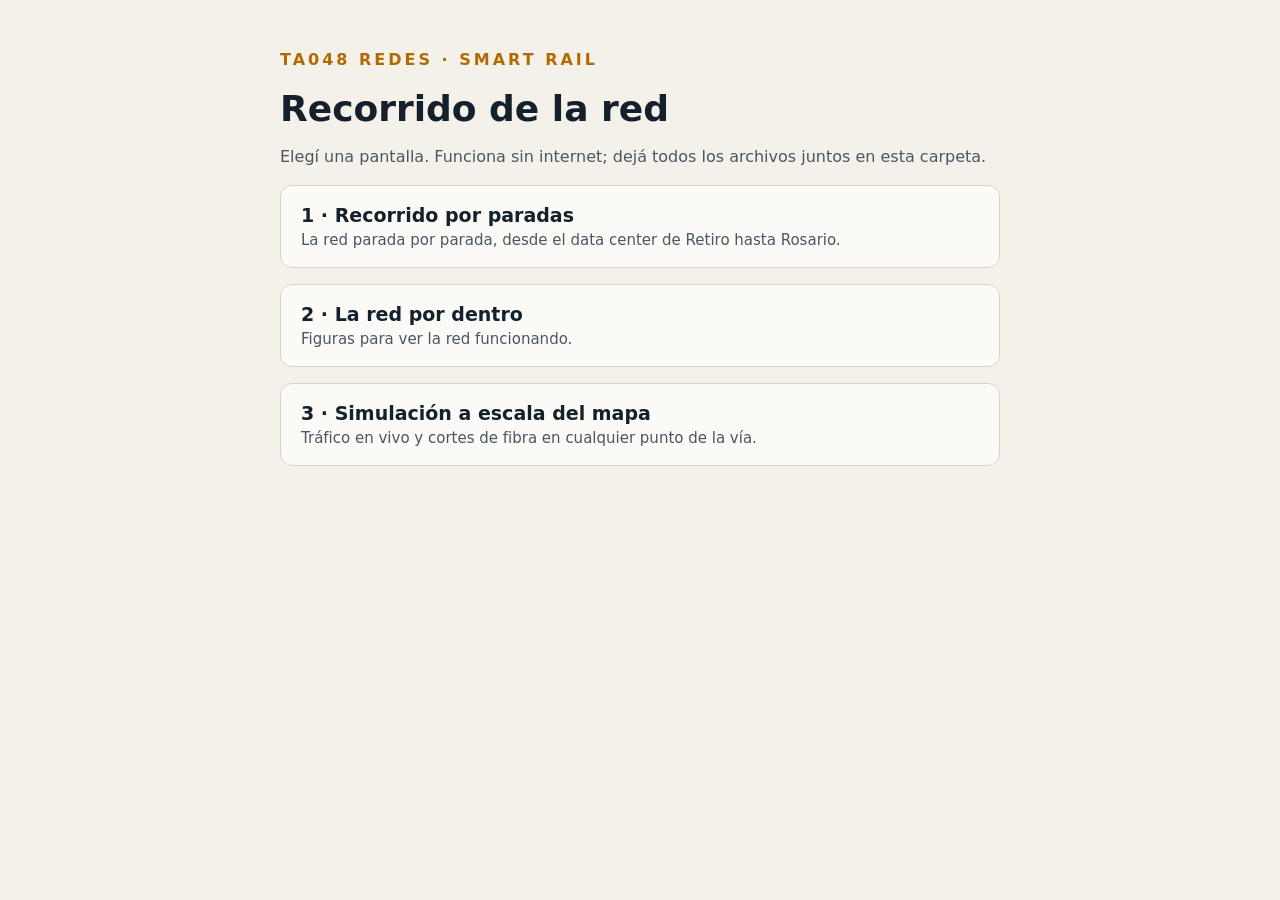
<file: site/ABRIR-AQUI.html>
<!doctype html>
<html lang="es">
<head>
<meta charset="utf-8">
<meta name="viewport" content="width=device-width, initial-scale=1">
<title>Smart Rail · Inicio</title>
<style>
:root{--bg:#F4F1EA;--ink:#14202B;--muted:#4A5661;--card:#FBFAF6;--line:#D9D3C4;--accent:#B26A00}
@media (prefers-color-scheme: dark){:root{--bg:#0F1F2E;--ink:#F4F1EA;--muted:#B9C5CF;--card:#16293A;--line:#2A3B4B;--accent:#E8A33D}}
body{margin:0;background:var(--bg);color:var(--ink);font-family:system-ui,Arial,sans-serif}
main{max-width:720px;margin:0 auto;padding:48px 16px;display:flex;flex-direction:column;gap:16px}
h1{margin:0;font-size:36px}
p{margin:0;color:var(--muted);line-height:1.5}
a{display:block;background:var(--card);border:1px solid var(--line);border-radius:12px;padding:18px 20px;color:var(--ink);text-decoration:none}
a:hover{border-color:var(--accent)}
a strong{display:block;font-size:19px;margin-bottom:4px}
a span{color:var(--muted);font-size:15px}
</style>
</head>
<body>
<main>
<p style="letter-spacing:3px;text-transform:uppercase;color:var(--accent);font-weight:600">TA048 Redes · Smart Rail</p>
<h1>Recorrido de la red</h1>
<p>Elegí una pantalla. Funciona sin internet; dejá todos los archivos juntos en esta carpeta.</p>
<a href="SmartRail-1-Recorrido.html"><strong>1 · Recorrido por paradas</strong><span>La red parada por parada, desde el data center de Retiro hasta Rosario.</span></a>
<a href="SmartRail-2-La-red-por-dentro.html"><strong>2 · La red por dentro</strong><span>Figuras para ver la red funcionando.</span></a>
<a href="SmartRail-3-Simulacion.html"><strong>3 · Simulación a escala del mapa</strong><span>Tráfico en vivo y cortes de fibra en cualquier punto de la vía.</span></a>
</main>
</body>
</html>
</file>
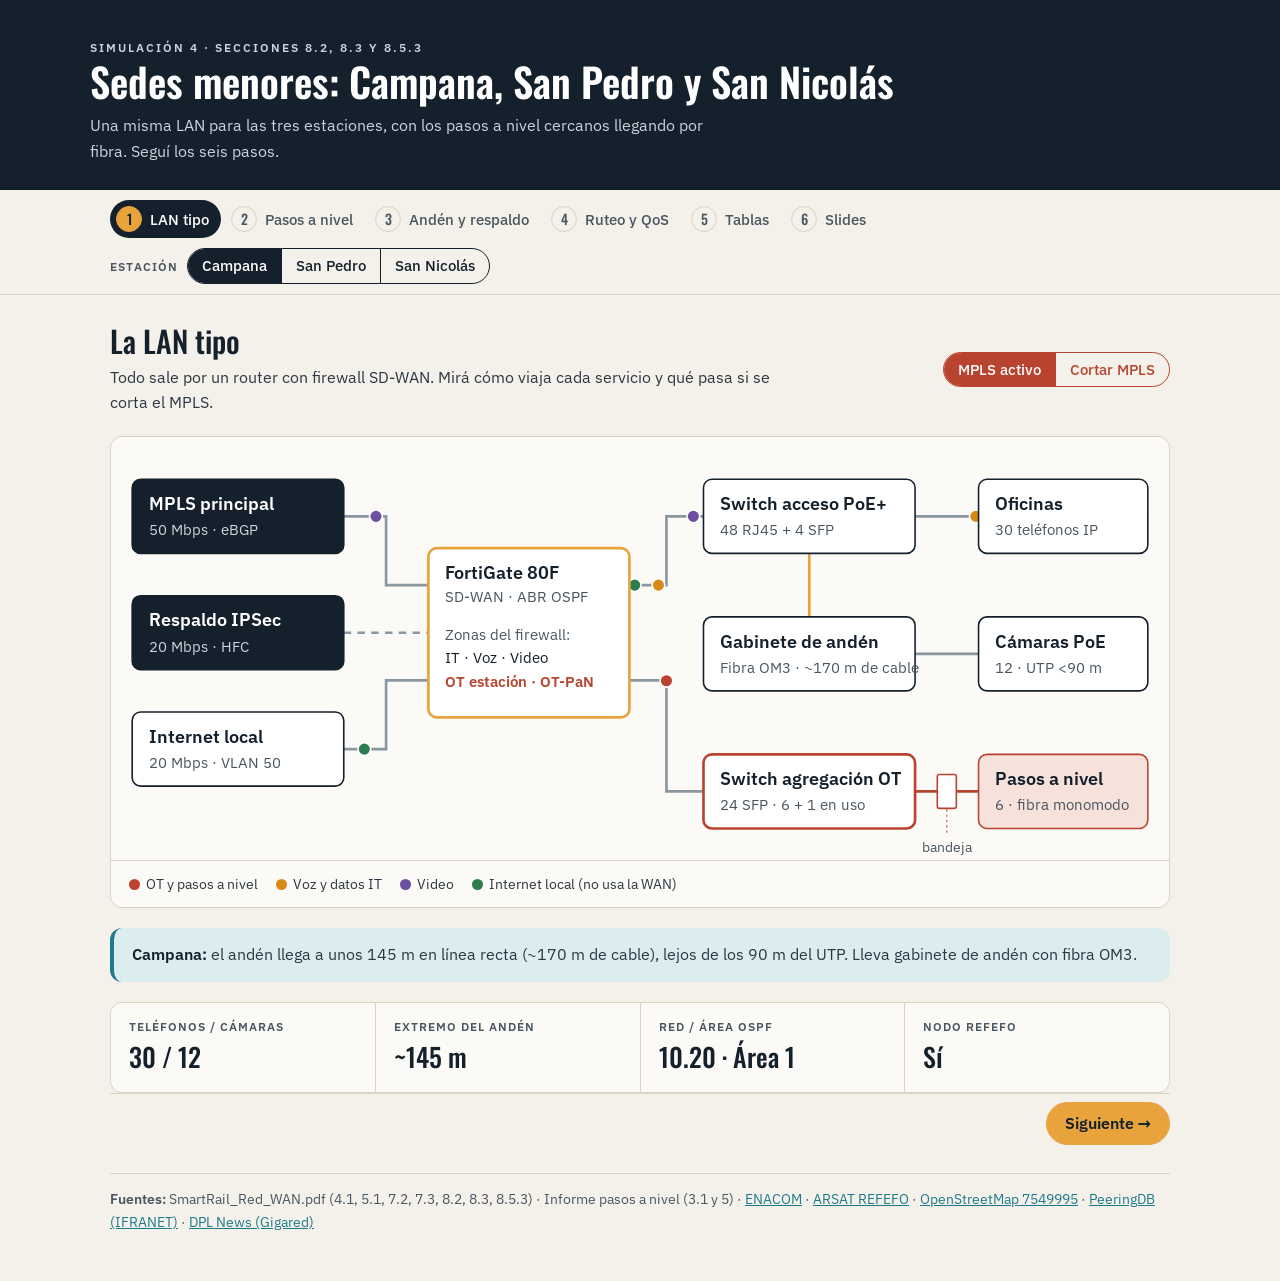
<file: site/SmartRail-4-Sedes-Menores.html>
<!doctype html>
<html lang="es">
<head>
  <meta charset="utf-8">
  <meta name="viewport" content="width=device-width, initial-scale=1">
  <title>Smart Rail · Sedes menores</title>
  <link rel="stylesheet" href="assets/fonts.css">
  <style>
    :root {
      --navy: #14202B;
      --navy-3: #22313E;
      --paper: #F4F1EA;
      --card: #FBFAF6;
      --soft: #ECE7DA;
      --line: #D9D3C4;
      --ink: #14202B;
      --ink-2: #2C3843;
      --muted: #4A5661;
      --amber: #E8A33D;
      --amber-ink: #8F5400;
      --amber-soft: #FBEBD0;
      --teal: #1F7A8C;
      --teal-soft: #DCEDF0;
      --green: #2E7D4F;
      --green-soft: #DFF0E5;
      --red: #B8442F;
      --red-soft: #F7E1DB;
      /* colores de servicio: mismos que la simulación 2 */
      --c-ot: #B8442F;
      --c-voz: #D98A16;
      --c-video: #6B4FA0;
      --c-datos: #1F7A8C;
      --c-inet: #2E7D4F;
      --sans: "IBM Plex Sans", "Segoe UI", system-ui, sans-serif;
      --display: "Oswald", "Arial Narrow", Arial, sans-serif;
      --mono: ui-monospace, "Cascadia Code", Consolas, monospace;
    }
    * { box-sizing: border-box; }
    html { overflow-x: clip; }
    body { margin: 0; background: var(--paper); color: var(--ink); font: 16px/1.6 var(--sans); }
    h1, h2, h3 { font-family: var(--display); font-weight: 500; line-height: 1.2; margin: 0; }
    code { font-family: var(--mono); font-size: 0.86em; background: var(--soft); padding: 1px 5px; border-radius: 4px; white-space: nowrap; }
    button { font: inherit; }
    :focus-visible { outline: 2px solid var(--amber); outline-offset: 2px; }

    .band { background: var(--navy); color: var(--paper); padding: 30px 20px 26px; }
    .band-inner, .wrap { max-width: 1100px; margin: 0 auto; }
    .eyebrow { margin: 0 0 8px; font-size: 12px; letter-spacing: 2px; text-transform: uppercase; color: var(--amber); font-weight: 600; }
    .band h1 { font-size: clamp(28px, 4vw, 40px); font-weight: 600; color: #fff; }
    .band p { margin: 8px 0 0; color: #C9D3DC; max-width: 64ch; }

    /* barra de pasos + selector de estación */
    .toolbar { position: sticky; top: 0; z-index: 5; background: var(--paper); border-bottom: 1px solid var(--line); }
    .toolbar .wrap { padding: 10px 20px; display: flex; flex-wrap: wrap; align-items: center; justify-content: space-between; gap: 10px 20px; }
    .steps { display: flex; gap: 4px; overflow-x: auto; scrollbar-width: none; }
    .steps::-webkit-scrollbar { display: none; }
    .step-pill {
      display: flex; align-items: center; gap: 8px; white-space: nowrap;
      padding: 6px 12px 6px 6px; border-radius: 999px; border: 0; background: transparent;
      color: var(--muted); font-size: 14.5px; font-weight: 500; cursor: pointer;
    }
    .step-pill .n {
      width: 26px; height: 26px; border-radius: 50%; display: grid; place-items: center;
      border: 1.5px solid var(--line); font-family: var(--display); font-size: 14px;
    }
    .step-pill:hover { color: var(--ink); }
    .step-pill.active { background: var(--navy); color: #fff; }
    .step-pill.active .n { background: var(--amber); border-color: var(--amber); color: var(--navy); }
    .step-pill.done .n { border-color: var(--navy); color: var(--navy); }

    .seg { display: inline-flex; border: 1.5px solid var(--navy); border-radius: 999px; overflow: hidden; }
    .seg button { border: 0; background: transparent; padding: 5px 14px; font-size: 14.5px; font-weight: 500; color: var(--navy); cursor: pointer; }
    .seg button + button { border-left: 1.5px solid var(--navy); }
    .seg button.active { background: var(--navy); color: #fff; }
    .seg.danger { border-color: var(--red); }
    .seg.danger button { color: var(--red); }
    .seg.danger button + button { border-left-color: var(--red); }
    .seg.danger button.active { background: var(--red); color: #fff; }
    .seg-label { font-size: 12px; letter-spacing: 1.2px; text-transform: uppercase; color: var(--muted); margin-right: 8px; font-weight: 600; }

    main.wrap { padding: 28px 20px 48px; }
    .step { display: none; flex-direction: column; gap: 20px; }
    .step.active { display: flex; }
    .step-head h2 { font-size: 30px; }
    .step-head p { margin: 6px 0 0; color: var(--ink-2); max-width: 70ch; }

    .card { background: var(--card); border: 1px solid var(--line); border-radius: 12px; padding: 20px 22px; display: flex; flex-direction: column; gap: 10px; min-width: 0; }
    .card h3 { font-size: 21px; }
    .card p { margin: 0; color: var(--ink-2); }
    .grid-2 { display: grid; grid-template-columns: repeat(auto-fit, minmax(min(100%, 380px), 1fr)); gap: 16px; }
    .row { display: flex; flex-wrap: wrap; align-items: center; justify-content: space-between; gap: 10px; }

    /* diagrama */
    .diagram { background: var(--card); border: 1px solid var(--line); border-radius: 12px; overflow-x: auto; }
    .diagram svg { display: block; width: 100%; min-width: 720px; height: auto; }
    .diagram .bx { fill: #fff; stroke: var(--navy); stroke-width: 1.5; }
    .diagram .bx.dark { fill: var(--navy); }
    .diagram .t { font: 600 17px var(--sans); fill: var(--ink); }
    .diagram .s { font: 400 14px var(--sans); fill: var(--muted); }
    .diagram .dark-t { fill: #fff; }
    .diagram .dark-s { fill: #C9D3DC; }
    .diagram .wire { fill: none; stroke: #8A96A0; stroke-width: 2.5; }
    .diagram .dim { opacity: 0.35; }
    .diagram .pkt { stroke: #fff; stroke-width: 1.5; }
    .legend { display: flex; flex-wrap: wrap; gap: 6px 18px; padding: 12px 18px; border-top: 1px solid var(--line); font-size: 14px; color: var(--ink-2); }
    .legend i { display: inline-block; width: 11px; height: 11px; border-radius: 50%; margin-right: 6px; vertical-align: -1px; }

    .facts { display: grid; grid-template-columns: repeat(auto-fit, minmax(min(100%, 190px), 1fr)); gap: 1px; background: var(--line); border: 1px solid var(--line); border-radius: 12px; overflow: hidden; }
    .fact { background: var(--card); padding: 14px 18px; }
    .fact .k { font-size: 12px; letter-spacing: 1px; text-transform: uppercase; color: var(--muted); font-weight: 600; }
    .fact .v { font-family: var(--display); font-size: 26px; font-weight: 500; font-variant-numeric: tabular-nums; }
    .fact .d { font-size: 14px; color: var(--muted); }

    .note { padding: 14px 18px; border-radius: 12px; background: var(--teal-soft); border-left: 4px solid var(--teal); color: var(--ink-2); }
    .note.warn { background: var(--red-soft); border-left-color: var(--red); }
    .note.ok { background: var(--green-soft); border-left-color: var(--green); }
    .note strong { color: var(--ink); }

    /* decisiones de pasos a nivel */
    .q { font-size: 13px; letter-spacing: 1px; text-transform: uppercase; color: var(--amber-ink); font-weight: 600; }
    .verdict { display: inline-block; align-self: flex-start; padding: 2px 10px; border-radius: 999px; font-size: 13.5px; font-weight: 600; }
    .verdict.ok { background: var(--green-soft); color: var(--green); }
    .verdict.add { background: var(--amber-soft); color: var(--amber-ink); }
    .meter { height: 14px; border-radius: 999px; background: var(--soft); overflow: hidden; position: relative; }
    .meter > span { display: block; height: 100%; border-radius: 999px; transition: width 0.4s ease; }
    .meter-lbl { display: flex; justify-content: space-between; font-size: 14px; color: var(--muted); }
    ul.list { margin: 0; padding-left: 18px; color: var(--ink-2); display: flex; flex-direction: column; gap: 4px; }
    ul.list li::marker { color: var(--amber-ink); }

    /* distancias de andén */
    .dist { display: flex; flex-direction: column; gap: 6px; }
    .dist-lbl { display: flex; justify-content: space-between; gap: 10px; flex-wrap: wrap; font-size: 15px; }
    .dist-track { position: relative; height: 14px; border-radius: 999px; background: var(--soft); }
    .dist-bar { height: 100%; border-radius: 999px; }
    .dist-limit { position: absolute; top: -4px; bottom: -4px; left: 56.25%; width: 2px; background: var(--navy); }
    .slide table { font-size: 13.5px; }
    .slide th { background: var(--navy-3); color: #fff; }
    .slide th, .slide td { border-top-color: var(--navy-3); color: #E3E8EC; padding: 6px 10px; }
    h4 { font-family: var(--display); font-weight: 500; font-size: 18px; margin: 18px 0 8px; }

    /* QoS */
    .qos { display: flex; flex-direction: column; gap: 14px; }
    .qos-top { display: flex; justify-content: space-between; gap: 10px; font-size: 15px; }
    .qos-top b { font-weight: 600; }

    /* tablas */
    .table-wrap { overflow-x: auto; border: 1px solid var(--line); border-radius: 10px; background: #fff; }
    table { width: 100%; border-collapse: collapse; font-size: 15px; font-variant-numeric: tabular-nums; }
    th, td { padding: 10px 14px; border-top: 1px solid var(--line); text-align: left; vertical-align: top; }
    tr:first-child th { border-top: 0; }
    th { font-size: 12px; text-transform: uppercase; letter-spacing: 0.6px; color: var(--muted); background: var(--soft); white-space: nowrap; font-weight: 600; }
    .num { text-align: right; white-space: nowrap; }
    tr.hl td { background: var(--amber-soft); }
    .tab-panel { display: none; }
    .tab-panel.active { display: block; }

    /* slides */
    .slide { background: var(--navy); color: var(--paper); border-radius: 12px; padding: 26px 28px; display: flex; flex-direction: column; gap: 14px; }
    .slide .tag { font-size: 12px; letter-spacing: 1.6px; text-transform: uppercase; color: var(--amber); font-weight: 600; }
    .slide h3 { font-size: 26px; color: #fff; }
    .slide ul { margin: 0; padding-left: 18px; display: flex; flex-direction: column; gap: 10px; color: #E3E8EC; }
    .slide strong { color: #fff; }
    .slide code { background: var(--navy-3); color: #fff; }

    .pager { display: flex; justify-content: space-between; gap: 10px; padding-top: 8px; border-top: 1px solid var(--line); }
    .btn { padding: 8px 18px; border-radius: 999px; border: 1.5px solid var(--navy); background: transparent; color: var(--navy); font-weight: 600; cursor: pointer; }
    .btn:hover { background: var(--navy); color: #fff; }
    .btn.primary { background: var(--amber); border-color: var(--amber); color: var(--navy); }
    .btn.primary:hover { background: #F0B354; }
    .btn[hidden] { display: inline-block; visibility: hidden; }

    footer { font-size: 14px; color: var(--muted); border-top: 1px solid var(--line); padding-top: 14px; margin-top: 28px; }
    footer a { color: var(--teal); }

    @media (prefers-reduced-motion: reduce) { #pkts { display: none; } }
  </style>
</head>
<body>
  <header class="band">
    <div class="band-inner">
      <p class="eyebrow">Simulación 4 · Secciones 8.2, 8.3 y 8.5.3</p>
      <h1>Sedes menores: Campana, San Pedro y San Nicolás</h1>
      <p>Una misma LAN para las tres estaciones, con los pasos a nivel cercanos llegando por fibra. Seguí los seis pasos.</p>
    </div>
  </header>

  <div class="toolbar">
    <div class="wrap">
      <nav class="steps" aria-label="Pasos">
        <button class="step-pill active" data-step="1"><span class="n">1</span>LAN tipo</button>
        <button class="step-pill" data-step="2"><span class="n">2</span>Pasos a nivel</button>
        <button class="step-pill" data-step="3"><span class="n">3</span>Andén y respaldo</button>
        <button class="step-pill" data-step="4"><span class="n">4</span>Ruteo y QoS</button>
        <button class="step-pill" data-step="5"><span class="n">5</span>Tablas</button>
        <button class="step-pill" data-step="6"><span class="n">6</span>Slides</button>
      </nav>
      <div id="sedeBox"><span class="seg-label">Estación</span><span class="seg" id="sedeSeg">
        <button data-sede="campana" class="active">Campana</button><button data-sede="sanpedro">San Pedro</button><button data-sede="sannicolas">San Nicolás</button>
      </span></div>
    </div>
  </div>

  <main class="wrap">
    <!-- PASO 1 -->
    <section class="step active" id="step-1">
      <div class="step-head row">
        <div>
          <h2>La LAN tipo</h2>
          <p>Todo sale por un router con firewall SD-WAN. Mirá cómo viaja cada servicio y qué pasa si se corta el MPLS.</p>
        </div>
        <span class="seg danger" id="modeSeg"><button data-mode="normal" class="active">MPLS activo</button><button data-mode="failover">Cortar MPLS</button></span>
      </div>

      <div class="diagram">
        <svg viewBox="0 0 1000 400" role="img" aria-labelledby="dgTitle">
          <title id="dgTitle">Diagrama de la LAN de una sede menor</title>
          <!-- cables (debajo de todo) -->
          <path class="wire" id="wMpls" d="M220 75 H260 V140 H300"/>
          <path class="wire" id="wBk" d="M220 185 H300" stroke-dasharray="7 6"/>
          <path class="wire" d="M220 295 H260 V230 H300"/>
          <path class="wire" d="M490 140 H525 V75 H560"/>
          <path class="wire" d="M490 230 H525 V335 H560"/>
          <path class="wire" id="wOm3" d="M660 110 V170" style="stroke:var(--amber)"/>
          <path class="wire" d="M760 75 H820"/>
          <path class="wire" id="wCamCab" d="M760 205 H820"/>
          <path class="wire" id="wCamDirect" d="M820 205 H790 V95 H760" display="none"/>
          <path class="wire" d="M760 335 H820" style="stroke:var(--c-ot)"/>
          <!-- paquetes (los dibuja el script, quedan debajo de las cajas) -->
          <g id="pkts"></g>
          <!-- corte -->
          <g id="cutMark" display="none">
            <circle cx="260" cy="108" r="15" fill="var(--red)"/>
            <path d="M253 101 L267 115 M267 101 L253 115" stroke="#fff" stroke-width="3"/>
          </g>
          <!-- WAN -->
          <rect class="bx dark" x="20" y="40" width="200" height="70" rx="8"/>
          <text class="t dark-t" x="36" y="69">MPLS principal</text>
          <text class="s dark-s" x="36" y="93" id="tMpls">50 Mbps · eBGP</text>
          <rect class="bx dark" x="20" y="150" width="200" height="70" rx="8" id="bxBk"/>
          <text class="t dark-t" x="36" y="179" id="tBkT">Respaldo IPSec</text>
          <text class="s dark-s" x="36" y="203" id="tBkS">20 Mbps · HFC</text>
          <rect class="bx" x="20" y="260" width="200" height="70" rx="8"/>
          <text class="t" x="36" y="289">Internet local</text>
          <text class="s" x="36" y="313" id="tInet">20 Mbps · VLAN 50</text>
          <!-- router -->
          <rect class="bx" x="300" y="105" width="190" height="160" rx="8" style="stroke:var(--amber);stroke-width:2.5"/>
          <text class="t" x="316" y="134">FortiGate 80F</text>
          <text class="s" x="316" y="156">SD-WAN · ABR OSPF</text>
          <text class="s" x="316" y="192">Zonas del firewall:</text>
          <text class="s" x="316" y="214" style="fill:var(--ink)">IT · Voz · Video</text>
          <text class="s" x="316" y="236" style="fill:var(--c-ot);font-weight:600">OT estación · OT-PaN</text>
          <!-- switches -->
          <rect class="bx" x="560" y="40" width="200" height="70" rx="8"/>
          <text class="t" x="576" y="69">Switch acceso PoE+</text>
          <text class="s" x="576" y="93">48 RJ45 + 4 SFP</text>
          <g id="gCab">
            <rect class="bx" x="560" y="170" width="200" height="70" rx="8"/>
            <text class="t" x="576" y="199">Gabinete de andén</text>
            <text class="s" x="576" y="223" id="tCab">Fibra OM3 · andén &gt;100 m</text>
          </g>
          <rect class="bx" x="560" y="300" width="200" height="70" rx="8" style="stroke:var(--c-ot);stroke-width:2.5"/>
          <text class="t" x="576" y="329">Switch agregación OT</text>
          <text class="s" x="576" y="353" id="tSwOt">24 SFP · 6 + 1 en uso</text>
          <!-- extremos -->
          <rect class="bx" x="820" y="40" width="160" height="70" rx="8"/>
          <text class="t" x="836" y="69">Oficinas</text>
          <text class="s" x="836" y="93" id="tTel">30 teléfonos IP</text>
          <rect class="bx" x="820" y="170" width="160" height="70" rx="8"/>
          <text class="t" x="836" y="199">Cámaras PoE</text>
          <text class="s" x="836" y="223" id="tCam">12 · UTP &lt;90 m</text>
          <rect class="bx" x="820" y="300" width="160" height="70" rx="8" style="fill:var(--red-soft);stroke:var(--c-ot)"/>
          <text class="t" x="836" y="329">Pasos a nivel</text>
          <text class="s" x="836" y="353" id="tPan">6 · fibra monomodo</text>
          <!-- bandeja de fibra -->
          <rect x="781" y="319" width="18" height="32" rx="2" fill="#fff" stroke="var(--c-ot)" stroke-width="1.5"/>
          <text class="s" x="790" y="392" text-anchor="middle" style="font-size:13px">bandeja</text>
          <path d="M790 352 V376" stroke="var(--c-ot)" stroke-width="1" stroke-dasharray="2 3"/>
        </svg>
        <div class="legend">
          <span><i style="background:var(--c-ot)"></i>OT y pasos a nivel</span>
          <span><i style="background:var(--c-voz)"></i>Voz y datos IT</span>
          <span><i style="background:var(--c-video)"></i>Video</span>
          <span><i style="background:var(--c-inet)"></i>Internet local (no usa la WAN)</span>
        </div>
      </div>

      <div id="step1Note" class="note"></div>

      <div class="facts">
        <div class="fact"><div class="k">Teléfonos / cámaras</div><div class="v" id="fTelCam">30 / 12</div></div>
        <div class="fact"><div class="k">Extremo del andén</div><div class="v" id="fAnden">~145 m</div></div>
        <div class="fact"><div class="k">Red / área OSPF</div><div class="v" id="fRed">10.20 · Área 1</div></div>
        <div class="fact"><div class="k">Nodo REFEFO</div><div class="v" id="fRefefo">Sí</div></div>
      </div>
    </section>

    <!-- PASO 2: PASOS A NIVEL -->
    <section class="step" id="step-2">
      <div class="step-head">
        <h2>Pasos a nivel que llegan a la estación</h2>
        <p>De los 193 pasos a nivel, los que están a menos de 5 km de una estación llegan por fibra propia y suben al CCO por el MPLS de la sede. Los demás van por 5G o Internet fijo directo al CCO y no pasan por acá.</p>
      </div>

      <div class="facts">
        <div class="fact"><div class="k">Pasos a nivel</div><div class="v" id="pN">6</div><div class="d">a menos de 5 km</div></div>
        <div class="fact"><div class="k">Fibras</div><div class="v" id="pFib">12</div><div class="d">un par por paso a nivel</div></div>
        <div class="fact"><div class="k">Puertos SFP</div><div class="v" id="pSfp">7</div><div class="d">uno por paso a nivel + uplink</div></div>
        <div class="fact"><div class="k">Bloque IP</div><div class="v" id="pBlk">10.60.20.0/24</div><div class="d">un /28 por paso a nivel</div></div>
      </div>

      <div class="grid-2">
        <article class="card">
          <span class="q">1 · Enlace MPLS</span>
          <h3 id="bwTitle">50 Mbps alcanza</h3>
          <div class="meter-lbl"><span>Tráfico WAN con 30 % de margen</span><span id="bwVal">34,2 de 50 Mbps</span></div>
          <div class="meter"><span id="bwBar" style="width:68%;background:var(--teal)"></span></div>
          <p id="bwTxt"></p>
        </article>

        <article class="card">
          <span class="q">2 · Puertos de fibra</span>
          <h3>El switch de acceso no alcanza</h3>
          <span class="verdict add">Se suma switch de agregación OT y bandeja de fibra</span>
          <p>El switch de acceso tiene 4 puertos SFP. Uno va al router y otro al gabinete de andén, así que quedan 2 libres.</p>
          <ul class="list">
            <li><strong>Switch de agregación OT</strong> de 24 SFP, capa 3: <span id="swUse">6 + 1</span> puertos en uso.</li>
            <li><strong>Bandeja de fibra</strong> (ODF) de <span id="odf">24</span> fibras para terminar los pares que llegan de la vía.</li>
            <li>Módulos <strong>SFP 1000BASE-LX</strong> (monomodo, hasta 10 km): cubren los 5 km.</li>
          </ul>
        </article>

        <article class="card">
          <span class="q">3 · Direccionamiento</span>
          <h3>No choca con la LAN de la sede</h3>
          <span class="verdict ok">10.60.0.0/16 queda fuera de 10.S.V.0/24</span>
          <p>La sede usa <code id="sedeNet">10.20.0.0/16</code>. Los pasos a nivel cercanos toman el bloque <code id="panNet">10.60.20.0/24</code>, que tiene lugar para 16 subredes /28:</p>
          <div class="table-wrap">
            <table>
              <thead><tr><th>Subred</th><th>Uso</th></tr></thead>
              <tbody id="panRows"></tbody>
            </table>
          </div>
          <p><strong>VLAN:</strong> la 40 queda para el OT de la estación y la 41 para el tránsito al firewall. Cada puerto del switch OT es un puerto ruteado con su /28, así no hace falta una VLAN por paso a nivel (San Nicolás necesitaría 11 y en 41–49 solo hay 9).</p>
        </article>

        <article class="card">
          <span class="q">4 · Firewall de la estación</span>
          <h3>Zona OT-PaN aparte</h3>
          <span class="verdict ok">Se suma a la configuración</span>
          <div class="table-wrap">
            <table>
              <thead><tr><th>Desde OT-PaN hacia</th><th>Permitido</th></tr></thead>
              <tbody>
                <tr><td>SCADA del CCO <code>10.10.40.0/24</code></td><td>IEC 104 (TCP 2404), Modbus TCP (502), NTP</td></tr>
                <tr><td>VMS del CCO <code>10.10.30.0/24</code></td><td>Clips por evento que sube el gabinete (HTTPS, TCP 443) y video RTSP solo a pedido del CCO</td></tr>
                <tr><td>Gestión del CCO <code>10.10.99.0/24</code></td><td>SNMP y syslog</td></tr>
                <tr><td>IT, voz, resto del video e Internet</td><td>Bloqueado</td></tr>
                <tr><td>Otro paso a nivel</td><td>Bloqueado</td></tr>
              </tbody>
            </table>
          </div>
          <p>Telemetría y SCADA van en la cola OT. Los clips de evento van en la de video y no se cortan en el respaldo, para no perder alarmas.</p>
        </article>
      </div>
    </section>

    <!-- PASO 3 -->
    <section class="step" id="step-3">
      <div class="step-head">
        <h2>Andén y respaldo de San Pedro</h2>
        <p>El gabinete de andén y el respaldo de la única sede sin REFEFO.</p>
      </div>
      <div class="grid-2">
        <article class="card">
          <h3>Gabinete de andén en las tres sedes</h3>
          <p>El enlace permanente de UTP llega a 90 m (TIA-568). Las distancias del relevamiento son en línea recta; el cable real sigue bandejas y subidas y suma un 15–20 %. Las tres estaciones quedan afuera.</p>
          <div class="dist">
            <div class="dist-lbl"><strong>Campana · ~145 m (~170 m de cable)</strong><span style="color:var(--red)">Gabinete + OM3</span></div>
            <div class="dist-track"><div class="dist-bar" style="width:90%;background:var(--red)"></div><div class="dist-limit"></div></div>
          </div>
          <div class="dist">
            <div class="dist-lbl"><strong>San Nicolás · ~100 m (~120 m de cable)</strong><span style="color:var(--red)">Gabinete + OM3</span></div>
            <div class="dist-track"><div class="dist-bar" style="width:62.5%;background:var(--red)"></div><div class="dist-limit"></div></div>
          </div>
          <div class="dist">
            <div class="dist-lbl"><strong>San Pedro · ~95 m (~115 m de cable)</strong><span style="color:var(--red)">Gabinete + OM3</span></div>
            <div class="dist-track"><div class="dist-bar" style="width:59%;background:var(--red)"></div><div class="dist-limit"></div></div>
          </div>
          <p style="font-size:14px;color:var(--muted)">La raya vertical marca 90 m. Escala hasta 160 m.</p>
          <div class="note"><strong>Dos fibras en la misma LAN:</strong> multimodo OM3 (1000BASE-SX, hasta 550 m) del rack al gabinete de andén, y monomodo OS2 (1000BASE-LX, hasta 10 km) de los pasos a nivel al switch OT, como fija la 8.5.4.</div>
        </article>
        <article class="card">
          <h3>Respaldo de San Pedro: 4G/5G o radioenlace</h3>
          <p>San Pedro no tiene nodo REFEFO; los más cercanos están en Baradero (~21 km) y Ramallo (~38 km). El respaldo tiene que llevar los <strong>17 Mbps críticos</strong> (20 Mbps contratados, Tabla 5.1), casi todo de subida hacia el CCO.</p>
          <div class="table-wrap">
            <table>
              <thead><tr><th></th><th>4G/5G dual-SIM</th><th>Radio a Baradero</th></tr></thead>
              <tbody>
                <tr><td>Capacidad</td><td>Variable; 5–15 Mbps de subida por chip</td><td>100+ Mbps fijos</td></tr>
                <tr><td>Obra</td><td>Router y antena exterior</td><td>Torres de ~30 m en las dos puntas</td></tr>
                <tr><td>Costo</td><td>Bajo CAPEX, abono mensual por 2 chips</td><td>Alto CAPEX, casi sin abono</td></tr>
                <tr><td>Riesgo</td><td>Celda compartida con el público</td><td>Línea de vista; depende del acceso en Baradero</td></tr>
              </tbody>
            </table>
          </div>
          <div class="note warn"><strong>Recomendación:</strong> radioenlace a la estación Baradero, que sí tiene nodo REFEFO, como respaldo, porque es el único que garantiza los 20 Mbps. El 4G/5G dual-SIM se instala igual al inicio, mientras se hace la obra, y después queda como tercer camino y acceso de gestión.</div>
        </article>
      </div>
    </section>

    <!-- PASO 4 -->
    <section class="step" id="step-4">
      <div class="step-head">
        <h2>Ruteo y prioridades</h2>
        <p>La misma lógica en las tres sedes.</p>
      </div>
      <div class="grid-2">
        <article class="card">
          <h3>OSPF por áreas sobre túneles, BGP para el transporte</h3>
          <ul class="list">
            <li><strong>Área 0:</strong> la LAN del CCO y los túneles SD-WAN entre sedes (la WAN).</li>
            <li><strong>Áreas 1 a 4:</strong> Campana, San Pedro, San Nicolás y Rosario (5 para Talleres). El FortiGate de cada sede es <strong>ABR</strong> y resume <code>10.S.0.0/16</code> y <code>10.60.S.0/24</code> hacia el área 0.</li>
            <li><strong>eBGP con el operador MPLS:</strong> cada sede publica solo su loopback (<code>10.255.0.S/32</code>). Es el transporte: lleva los túneles, no las LAN.</li>
            <li><strong>Dos túneles por sede:</strong> uno sobre el MPLS (<code>172.17.1.0/24</code>, costo OSPF 10) y otro IPSec sobre Internet (<code>172.17.2.0/24</code>, costo 100). SD-WAN mueve el tráfico si cae el MPLS o empeora la latencia.</li>
          </ul>
          <div class="note"><strong>Ventaja:</strong> un problema dentro de una estación no dispara recálculos en el resto del ramal, y el operador nunca ve las redes internas.</div>
        </article>
        <article class="card">
          <div class="row">
            <h3>Prioridades (QoS)</h3>
            <span class="seg" id="qosSeg"><button data-q="normal" class="active">Normal</button><button data-q="cong">Congestión</button><button data-q="bk">Respaldo</button></span>
          </div>
          <div class="qos">
            <div><div class="qos-top"><b>1 · OT y pasos a nivel</b><span id="qt1"></span></div><div class="meter"><span id="qb1" style="background:var(--c-ot)"></span></div></div>
            <div><div class="qos-top"><b>2 · Voz</b><span id="qt2"></span></div><div class="meter"><span id="qb2" style="background:var(--c-voz)"></span></div></div>
            <div><div class="qos-top"><b>3 · Video y datos IT</b><span id="qt3"></span></div><div class="meter"><span id="qb3" style="background:var(--c-video)"></span></div></div>
            <div><div class="qos-top"><b>4 · Internet y Wi-Fi</b><span id="qt4"></span></div><div class="meter"><span id="qb4" style="background:var(--c-inet)"></span></div></div>
          </div>
          <p id="qNote"></p>
        </article>
      </div>
      <div class="card" style="margin-top:16px">
        <h3>Marcas DSCP y colas en la salida WAN</h3>
        <p>El FortiGate marca por VLAN al entrar y encola al salir. OT y voz van en prioridad estricta; entre las dos suman 30 % del enlace, debajo del tope habitual de 33 %.</p>
        <div class="table-wrap">
          <table>
            <thead><tr><th>Clase</th><th>VLAN</th><th>DSCP</th><th>Cola</th><th class="num">Reserva</th><th>En respaldo</th></tr></thead>
            <tbody>
              <tr><td><strong>OT y pasos a nivel</strong></td><td>40, 41</td><td>CS5 (40)</td><td>Estricta, nivel 1</td><td class="num">20 %</td><td>Sigue</td></tr>
              <tr><td><strong>Voz</strong></td><td>20</td><td>EF (46), señalización CS3</td><td>Estricta, nivel 2</td><td class="num">10 %</td><td>Sigue</td></tr>
              <tr><td><strong>Video</strong></td><td>30, 41</td><td>Clips AF41 (34), en vivo AF42 (36)</td><td>Ponderada</td><td class="num">35 %</td><td>Solo clips</td></tr>
              <tr><td><strong>Datos IT</strong></td><td>10</td><td>AF21 (18)</td><td>Ponderada</td><td class="num">20 %</td><td>Sigue</td></tr>
              <tr><td><strong>Gestión</strong> (Media)</td><td>99</td><td>CS2 (16)</td><td>Ponderada, mínimo garantizado</td><td class="num">5 %</td><td>Sigue</td></tr>
              <tr><td><strong>Control (OSPF, BGP, IKE)</strong></td><td>—</td><td>CS6 (48)</td><td>Ponderada</td><td class="num">5 %</td><td>Sigue</td></tr>
              <tr><td><strong>Internet y Wi-Fi</strong></td><td>50</td><td>DF (0)</td><td>No usa la WAN</td><td class="num">—</td><td>Sale local</td></tr>
            </tbody>
          </table>
        </div>
        <div class="note"><strong>Gestión queda en Media, no en Alta:</strong> la prioridad estricta es solo para OT y voz. Gestión es poco tráfico, pero con un mínimo garantizado de 5 % para que el monitoreo no se pierda en una congestión.</div>
      </div>
    </section>

    <!-- PASO 5 -->
    <section class="step" id="step-5">
      <div class="step-head row">
        <div>
          <h2>Tablas</h2>
          <p>Las tres sedes en cada tabla.</p>
        </div>
        <span class="seg" id="tabSeg"><button data-tab="ip" class="active">Direcciones</button><button data-tab="tr">Transporte</button><button data-tab="qty">Cantidades</button><button data-tab="bom">Equipos</button></span>
      </div>

      <div id="tab-ip" class="tab-panel active table-wrap">
        <table>
          <thead><tr><th>Sede</th><th>Área</th><th>Resumen</th><th>VLAN 10 / 20 / 30</th><th>VLAN 40 OT</th><th>VLAN 50 / 99</th><th>Pasos a nivel</th></tr></thead>
          <tbody>
            <tr><td><strong>Retiro (CCO)</strong></td><td>0</td><td><code>10.10.0.0/16</code></td><td><code>10.10.10–30.0/24</code></td><td><code>10.10.40.0/24</code></td><td><code>10.10.50 / 99.0/24</code></td><td><code>10.60.128.0/20</code> · 156 por VPN</td></tr>
            <tr data-sede="campana"><td><strong>Campana</strong></td><td>1</td><td><code>10.20.0.0/16</code></td><td><code>10.20.10–30.0/24</code></td><td><code>10.20.40.0/24</code></td><td><code>10.20.50 / 99.0/24</code></td><td><code>10.60.20.0/24</code> · 6</td></tr>
            <tr data-sede="sanpedro"><td><strong>San Pedro</strong></td><td>2</td><td><code>10.30.0.0/16</code></td><td><code>10.30.10–30.0/24</code></td><td><code>10.30.40.0/24</code></td><td><code>10.30.50 / 99.0/24</code></td><td><code>10.60.30.0/24</code> · 8</td></tr>
            <tr data-sede="sannicolas"><td><strong>San Nicolás</strong></td><td>3</td><td><code>10.40.0.0/16</code></td><td><code>10.40.10–30.0/24</code></td><td><code>10.40.40.0/24</code></td><td><code>10.40.50 / 99.0/24</code></td><td><code>10.60.40.0/24</code> · 11</td></tr>
            <tr><td><strong>Rosario</strong></td><td>4 / 5</td><td><code>10.50.0.0/16</code></td><td><code>10.50.10–30.0/24</code></td><td><code>10.50.40–49.0/24</code></td><td><code>10.50.50 / 99.0/24</code></td><td>12 (ver sección de Rosario)</td></tr>
          </tbody>
        </table>
      </div>
      <div id="tab-tr" class="tab-panel table-wrap">
        <table>
          <thead><tr><th>Sede</th><th>Loopback (router-ID)</th><th>CE–PE MPLS (/30)</th><th>Túnel sobre MPLS</th><th>Túnel IPSec Internet</th><th>AS BGP</th></tr></thead>
          <tbody>
            <tr><td><strong>Retiro R1 / R2</strong></td><td><code>10.255.0.10</code> / <code>.11</code></td><td><code>172.16.0.0</code> / <code>.24</code></td><td><code>172.17.1.1</code> / <code>.2</code></td><td><code>172.17.2.1</code> / <code>.2</code></td><td>65010</td></tr>
            <tr data-sede="campana"><td><strong>Campana</strong></td><td><code>10.255.0.20</code></td><td><code>172.16.0.4</code></td><td><code>172.17.1.20</code></td><td><code>172.17.2.20</code></td><td>65020</td></tr>
            <tr data-sede="sanpedro"><td><strong>San Pedro</strong></td><td><code>10.255.0.30</code></td><td><code>172.16.0.8</code></td><td><code>172.17.1.30</code></td><td><code>172.17.2.30</code></td><td>65030</td></tr>
            <tr data-sede="sannicolas"><td><strong>San Nicolás</strong></td><td><code>10.255.0.40</code></td><td><code>172.16.0.12</code></td><td><code>172.17.1.40</code></td><td><code>172.17.2.40</code></td><td>65040</td></tr>
            <tr><td><strong>Rosario / Talleres</strong></td><td><code>10.255.0.50</code> / <code>.51</code></td><td><code>172.16.0.16</code> / <code>.20</code></td><td><code>172.17.1.50</code> / <code>.51</code></td><td><code>172.17.2.50</code> / <code>.51</code></td><td>65050</td></tr>
          </tbody>
        </table>
        <p style="padding:10px 14px;margin:0;font-size:14px;color:var(--muted)">En cada /30 el PE del operador es <code>.1</code> y nuestro router <code>.2</code>. Los túneles son una red multipunto /24 por camino, con el último octeto igual al de la sede.</p>
      </div>
      <div id="tab-qty" class="tab-panel table-wrap">
        <table>
          <thead><tr><th>Concepto</th><th class="num">Campana</th><th class="num">San Pedro</th><th class="num">San Nicolás</th><th>Supuesto</th></tr></thead>
          <tbody>
            <tr><td>Teléfonos IP</td><td class="num">30</td><td class="num">24</td><td class="num">40</td><td>7 W c/u; la PC se conecta detrás del teléfono</td></tr>
            <tr><td>PCs</td><td class="num">15</td><td class="num">12</td><td class="num">20</td><td>Una por usuario simultáneo (Tabla 4.1)</td></tr>
            <tr><td>Cámaras (edificio + andén)</td><td class="num">6 + 6</td><td class="num">6 + 4</td><td class="num">10 + 6</td><td>13 W c/u</td></tr>
            <tr><td>Access points</td><td class="num">2</td><td class="num">2</td><td class="num">3</td><td>18 W c/u (802.3at)</td></tr>
            <tr><td>Equipos OT de la estación</td><td class="num">2</td><td class="num">2</td><td class="num">2</td><td>RTU / PLC en VLAN 40</td></tr>
            <tr><td><strong>Puertos RJ45 en el rack</strong></td><td class="num">42 de 48</td><td class="num">36 de 48</td><td class="num">57 de 72</td><td>+ NVR y uplink al FortiGate</td></tr>
            <tr><td><strong>PoE en el rack</strong></td><td class="num">324 W</td><td class="num">282 W</td><td class="num">464 W</td><td>Switch de 740 W (+370 W en San Nicolás)</td></tr>
            <tr><td>Puertos / PoE en el gabinete de andén</td><td class="num">6 · 78 W</td><td class="num">4 · 52 W</td><td class="num">6 · 78 W</td><td>Switch industrial 8 PoE+</td></tr>
            <tr><td>SFP LX (pasos a nivel)</td><td class="num">6</td><td class="num">8</td><td class="num">11</td><td>Uno por paso a nivel</td></tr>
            <tr><td>SFP SX (OM3)</td><td class="num">4</td><td class="num">4</td><td class="num">4</td><td>Gabinete de andén y uplink del switch OT</td></tr>
            <tr><td>Grabación 30 días</td><td class="num">7,8 TB</td><td class="num">6,5 TB</td><td class="num">10,4 TB</td><td>2 Mbps por cámara (H.265)</td></tr>
          </tbody>
        </table>
      </div>
      <div id="tab-bom" class="tab-panel table-wrap">
        <table>
          <thead><tr><th>Equipo (modelo de referencia)</th><th class="num">Campana</th><th class="num">San Pedro</th><th class="num">San Nicolás</th><th>Para qué</th></tr></thead>
          <tbody>
            <tr><td><strong>FortiGate 80F</strong></td><td class="num">1</td><td class="num">1</td><td class="num">1</td><td>SD-WAN, ABR OSPF, eBGP, IPSec, zonas OT y OT-PaN; 2 puertos SFP</td></tr>
            <tr><td><strong>FortiSwitch 148F-FPOE</strong> (48 PoE+, 4 SFP, 740 W)</td><td class="num">1</td><td class="num">1</td><td class="num">1</td><td>Teléfonos, cámaras del edificio, AP</td></tr>
            <tr><td><strong>FortiSwitch 124F-FPOE</strong> (24 PoE+, 370 W)</td><td class="num">—</td><td class="num">—</td><td class="num">1</td><td>Puertos que faltan en San Nicolás</td></tr>
            <tr><td><strong>Switch capa 3 de 24 SFP</strong> (ref. Catalyst 9300-24S)</td><td class="num">1</td><td class="num">1</td><td class="num">1</td><td>Agregación OT: un puerto ruteado por paso a nivel</td></tr>
            <tr><td><strong>Bandeja de fibra (ODF)</strong></td><td class="num">24 f</td><td class="num">24 f</td><td class="num">48 f</td><td>12 / 16 / 22 fibras en uso</td></tr>
            <tr><td><strong>Gabinete de andén IP65</strong> + switch industrial 8 PoE+</td><td class="num">1</td><td class="num">1</td><td class="num">1</td><td>Cámaras del extremo del andén, por OM3</td></tr>
            <tr><td><strong>NVR 4 bahías</strong></td><td class="num">16 can. · 4×4 TB</td><td class="num">16 can. · 4×4 TB</td><td class="num">32 can. · 4×6 TB</td><td>Grabación local 30 días en RAID 5</td></tr>
            <tr><td><strong>FortiAP 231F</strong></td><td class="num">2</td><td class="num">2</td><td class="num">3</td><td>Wi-Fi en VLAN 50</td></tr>
            <tr><td><strong>UPS online 1,5 kVA</strong> + rack 24U</td><td class="num">1</td><td class="num">1</td><td class="num">1</td><td>~550 W de carga, 30 min con banco externo</td></tr>
            <tr><td><strong>Respaldo WAN</strong></td><td class="num">HFC 20 Mbps</td><td class="num">Radio a Baradero + 4G</td><td class="num">HFC 30 Mbps</td><td>San Pedro sin nodo REFEFO</td></tr>
          </tbody>
        </table>
      </div>
    </section>

    <!-- PASO 6 -->
    <section class="step" id="step-6">
      <div class="step-head">
        <h2>Dos slides para la presentación</h2>
      </div>
      <div class="grid-2">
        <article class="slide">
          <span class="tag">Slide 1 de 2 · Sede tipo</span>
          <h3>Una LAN para las tres sedes menores</h3>
          <ul>
            <li><strong>Rack:</strong> FortiGate 80F, switch PoE+ de 48 puertos (740 W), NVR y UPS de 1,5 kVA, para 30 / 24 / 40 teléfonos y 12 / 10 / 16 cámaras.</li>
            <li><strong>Andén:</strong> gabinete IP65 con switch PoE en las tres sedes, unido por fibra multimodo OM3.</li>
            <li><strong>Pasos a nivel:</strong> 6 / 8 / 11 llegan por fibra monomodo a un switch OT de 24 SFP, un puerto ruteado por cruce.</li>
            <li><strong>Respaldo:</strong> cablemódem en Campana y San Nicolás; en San Pedro, sin REFEFO, radioenlace a Baradero más 4G/5G.</li>
          </ul>
        </article>
        <article class="slide">
          <span class="tag">Slide 2 de 2 · Direcciones y OSPF</span>
          <h3>Plan 10.S.V.0/24 y una área por sede</h3>
          <div class="table-wrap">
            <table>
              <thead><tr><th>Sede</th><th>S</th><th>Área</th><th>Resumen ABR</th><th>Pasos a nivel</th></tr></thead>
              <tbody>
                <tr><td>Retiro</td><td>10</td><td>0</td><td><code>10.10.0.0/16</code></td><td><code>10.60.128.0/20</code></td></tr>
                <tr><td>Campana</td><td>20</td><td>1</td><td><code>10.20.0.0/16</code></td><td><code>10.60.20.0/24</code></td></tr>
                <tr><td>San Pedro</td><td>30</td><td>2</td><td><code>10.30.0.0/16</code></td><td><code>10.60.30.0/24</code></td></tr>
                <tr><td>San Nicolás</td><td>40</td><td>3</td><td><code>10.40.0.0/16</code></td><td><code>10.60.40.0/24</code></td></tr>
                <tr><td>Rosario</td><td>50</td><td>4 / 5</td><td><code>10.50.0.0/16</code></td><td><code>10.60.50.0/24</code></td></tr>
              </tbody>
            </table>
          </div>
          <ul>
            <li><strong>VLAN V:</strong> 10 IT · 20 voz · 30 video · 40 OT · 50 Wi-Fi · 99 gestión; un <code>/28</code> por paso a nivel.</li>
            <li><strong>Ruteo:</strong> área 0 en el CCO y en los túneles SD-WAN; eBGP con el operador solo para el transporte.</li>
          </ul>
        </article>
      </div>
    </section>

    <div class="pager">
      <button class="btn" id="prevBtn" hidden>← Anterior</button>
      <button class="btn primary" id="nextBtn">Siguiente →</button>
    </div>

    <footer>
      <strong>Fuentes:</strong> SmartRail_Red_WAN.pdf (4.1, 5.1, 7.2, 7.3, 8.2, 8.3, 8.5.3) · Informe pasos a nivel (3.1 y 5) ·
      <a href="https://indicadores.enacom.gob.ar/Files/DatosAbiertos/internet_accesos_tecnologias_localidades.csv" target="_blank" rel="noopener">ENACOM</a> ·
      <a href="https://datos.arsat.com.ar/dataset/8f0b4da0-a40d-4b2b-8fe0-dac06d64152a/resource/15713af0-f384-44c5-8397-c8050162312d/download/202602_nodos_activos_portal.csv" target="_blank" rel="noopener">ARSAT REFEFO</a> ·
      <a href="https://www.openstreetmap.org/relation/7549995" target="_blank" rel="noopener">OpenStreetMap 7549995</a> ·
      <a href="https://www.peeringdb.com/org/35847" target="_blank" rel="noopener">PeeringDB (IFRANET)</a> ·
      <a href="https://dplnews.com/argentina-gigared-llega-a-san-pedro-con-todo-su-potencial-en-telefonia-tv-e-internet/" target="_blank" rel="noopener">DPL News (Gigared)</a>
    </footer>
  </main>

  <script>
    const SEDES = {
      campana: {
        name: 'Campana', s: 20, area: 1, pan: 6, odf: 24, wan: 34.2, link: 50,
        mpls: '50 Mbps · eBGP', bkT: 'Respaldo IPSec', bkS: '20 Mbps · HFC', inet: '20 Mbps · VLAN 50',
        tel: 30, cam: 12, cab: 'Fibra OM3 · ~170 m de cable', hasCab: true,
        anden: '~145 m', refefo: 'Sí',
        note: '<strong>Campana:</strong> el andén llega a unos 145 m en línea recta (~170 m de cable), lejos de los 90 m del UTP. Lleva gabinete de andén con fibra OM3.',
        fail: '<strong>MPLS cortado en Campana:</strong> SD-WAN pasa al cablemódem de 20 Mbps con IPSec. OT, voz y clips de evento siguen; el video en vivo se pausa y graba local.'
      },
      sanpedro: {
        name: 'San Pedro', s: 30, area: 2, pan: 8, odf: 24, wan: 32.6, link: 50,
        mpls: '50 Mbps · operador local', bkT: 'Respaldo radio / 4G', bkS: '20 Mbps · a Baradero', inet: '20 Mbps · VLAN 50',
        tel: 24, cam: 10, cab: 'Fibra OM3 · ~115 m de cable', hasCab: true,
        anden: '~95 m', refefo: 'No',
        note: '<strong>San Pedro:</strong> el andén queda a ~95 m en línea recta, pero el cable real ronda los 115 m: también lleva gabinete. Es la única sede sin nodo REFEFO.',
        fail: '<strong>MPLS cortado en San Pedro:</strong> pasa al radioenlace a Baradero (o al 4G/5G dual-SIM mientras se hace la obra), por un camino físico distinto al de la fibra.'
      },
      sannicolas: {
        name: 'San Nicolás', s: 40, area: 3, pan: 11, odf: 48, wan: 44.2, link: 50,
        mpls: '50 Mbps · eBGP', bkT: 'Respaldo IPSec', bkS: '30 Mbps · HFC o 4G', inet: '30 Mbps · VLAN 50',
        tel: 40, cam: 16, cab: 'Fibra OM3 · ~120 m de cable', hasCab: true,
        anden: '~100 m', refefo: 'Sí',
        note: '<strong>San Nicolás:</strong> la sede más grande de las tres (40 teléfonos, 16 cámaras, 11 pasos a nivel). El andén está a ~100 m en línea recta (~120 m de cable), así que lleva gabinete.',
        fail: '<strong>MPLS cortado en San Nicolás:</strong> SD-WAN pasa al respaldo IPSec de 30 Mbps. OT y voz siguen con prioridad.'
      }
    };

    let step = 1, sede = 'campana', mode = 'normal';
    const $ = (id) => document.getElementById(id);
    const fmt = (n) => String(n).replace('.', ',');

    function setActive(groupSel, attr, val) {
      document.querySelectorAll(groupSel + ' [' + attr + ']').forEach((b) => b.classList.toggle('active', b.getAttribute(attr) === val));
    }

    function goStep(n) {
      if (n < 1 || n > 6) return;
      step = n;
      document.querySelectorAll('.step-pill').forEach((p) => {
        const k = Number(p.dataset.step);
        p.classList.toggle('active', k === n);
        p.classList.toggle('done', k < n);
      });
      document.querySelectorAll('.step').forEach((s) => s.classList.toggle('active', s.id === 'step-' + n));
      $('prevBtn').hidden = n === 1;
      $('nextBtn').hidden = n === 6;
      $('sedeBox').hidden = n > 2; // solo los pasos 1 y 2 cambian con la estación
      window.scrollTo({ top: 0 });
    }

    // Paquetes: camino desde cada equipo hasta el centro del router (x=395), y de ahí a la WAN.
    const TO_ROUTER = {
      voz: 'M820 75 H525 V140 H395',
      videoCab: 'M820 205 H660 V75 H525 V140 H395',
      videoDirect: 'M820 205 H790 V95 H660 V75 H525 V140 H395',
      ot: 'M820 335 H525 V230 H395',
      inet: 'M820 75 H525 V140 H395 V230 H260 V295 H220'
    };
    const TO_WAN = { normal: ' V140 H260 V75 H220', failover: ' V185 H220' };

    function pathLength(d) {
      const p = document.createElementNS('http://www.w3.org/2000/svg', 'path');
      p.setAttribute('d', d);
      return p.getTotalLength();
    }

    function drawPackets(d) {
      const flows = [
        { d: TO_ROUTER.voz + TO_WAN[mode], c: 'var(--c-voz)' },
        { d: TO_ROUTER.ot + TO_WAN[mode], c: 'var(--c-ot)' },
        { d: TO_ROUTER.inet, c: 'var(--c-inet)' }
      ];
      if (mode === 'normal') flows.push({ d: (d.hasCab ? TO_ROUTER.videoCab : TO_ROUTER.videoDirect) + TO_WAN.normal, c: 'var(--c-video)' });
      let html = '';
      flows.forEach((f) => {
        const dur = pathLength(f.d) / 110; // velocidad pareja: 110 px/s en todos los caminos
        for (let i = 0; i < 4; i++) {
          html += '<circle class="pkt" r="6" fill="' + f.c + '"><animateMotion dur="' + dur.toFixed(2) + 's" begin="-' + (dur * i / 4).toFixed(2) +
            's" repeatCount="indefinite" path="' + f.d + '"/></circle>';
        }
      });
      $('pkts').innerHTML = html;
    }

    function render() {
      const d = SEDES[sede];
      // diagrama
      $('tMpls').textContent = d.mpls;
      $('tBkT').textContent = d.bkT;
      $('tBkS').textContent = d.bkS;
      $('tInet').textContent = d.inet;
      $('tTel').textContent = d.tel + ' teléfonos IP';
      $('tCam').textContent = d.cam + ' · ' + (d.hasCab ? 'UTP <90 m' : 'UTP directo');
      $('tPan').textContent = d.pan + ' · fibra monomodo';
      $('tSwOt').textContent = '24 SFP · ' + d.pan + ' + 1 en uso';
      $('tCab').textContent = d.cab;
      $('gCab').classList.toggle('dim', !d.hasCab);
      $('wOm3').classList.toggle('dim', !d.hasCab);
      $('wCamCab').setAttribute('display', d.hasCab ? 'inline' : 'none');
      $('wCamDirect').setAttribute('display', d.hasCab ? 'none' : 'inline');
      const fail = mode === 'failover';
      $('wMpls').style.stroke = fail ? 'var(--red)' : '';
      $('wMpls').setAttribute('stroke-dasharray', fail ? '4 6' : '');
      $('wBk').setAttribute('stroke-dasharray', fail ? '' : '7 6');
      $('wBk').style.stroke = fail ? 'var(--c-voz)' : '';
      $('wBk').style.strokeWidth = fail ? '4' : '';
      $('cutMark').setAttribute('display', fail ? 'inline' : 'none');
      $('step1Note').className = 'note' + (fail ? ' warn' : '');
      $('step1Note').innerHTML = fail ? d.fail : d.note;
      drawPackets(d);
      // datos
      $('fTelCam').textContent = d.tel + ' / ' + d.cam;
      $('fAnden').textContent = d.anden;
      $('fRed').textContent = '10.' + d.s + ' · Área ' + d.area;
      $('fRefefo').textContent = d.refefo;
      // paso 2
      const blk = '10.60.' + d.s + '.0/24';
      $('pN').textContent = d.pan;
      $('pFib').textContent = d.pan * 2;
      $('pSfp').textContent = d.pan + 1;
      $('pBlk').textContent = blk;
      $('panNet').textContent = blk;
      $('sedeNet').textContent = '10.' + d.s + '.0.0/16';
      $('swUse').textContent = d.pan + ' + 1';
      $('odf').textContent = d.odf;
      const pct = Math.round(d.wan / d.link * 100);
      $('bwVal').textContent = fmt(d.wan) + ' de ' + d.link + ' Mbps (' + pct + ' %)';
      $('bwBar').style.width = pct + '%';
      $('bwBar').style.background = pct > 85 ? 'var(--amber)' : 'var(--teal)';
      $('bwTitle').textContent = d.link + ' Mbps alcanza';
      $('bwTxt').textContent = pct > 85
        ? 'Queda justo: ya incluye el 30 % de margen, pero si se suman más pasos a nivel habría que pasar a 100 Mbps.'
        : 'Con 30 Mbps no alcanzaba (' + fmt(d.wan) + ' Mbps). Con 50 Mbps queda margen.';
      const rows = [];
      const net = (i) => '<code>10.60.' + d.s + '.' + i * 16 + '/28</code>';
      rows.push('<tr><td>' + net(0) + '</td><td>Paso a nivel 1</td></tr>');
      rows.push('<tr><td>' + net(1) + '</td><td>Paso a nivel 2</td></tr>');
      rows.push('<tr><td>… de 16 en 16</td><td></td></tr>');
      rows.push('<tr><td>' + net(d.pan - 1) + '</td><td>Paso a nivel ' + d.pan + '</td></tr>');
      rows.push('<tr><td><code>10.60.' + d.s + '.' + d.pan * 16 + ' a .224</code></td><td>Libres (' + (15 - d.pan) + ' /28)</td></tr>');
      rows.push('<tr><td><code>10.60.' + d.s + '.240/28</code></td><td>Tránsito al firewall (VLAN 41)</td></tr>');
      $('panRows').innerHTML = rows.join('');
    }

    const QOS = {
      normal: [[100, '100 %'], [100, '100 %'], [100, '100 %'], [80, 'Sale local'], 'Todo pasa por el MPLS con holgura.'],
      cong: [[100, '100 % · cola estricta'], [100, '100 % · EF'], [45, '45 % · recortado'], [60, 'Sale local'], 'Si el enlace se llena, OT y voz no pierden nada; se recorta video y datos.'],
      bk: [[100, '100 % · IPSec'], [100, '100 % · IPSec'], [15, 'Solo clips de evento'], [80, 'Sale local'], 'En respaldo se corta el video en vivo para que entren OT, voz, datos críticos y los clips de alarma.']
    };
    function setQos(q) {
      const v = QOS[q];
      for (let i = 0; i < 4; i++) { $('qb' + (i + 1)).style.width = v[i][0] + '%'; $('qt' + (i + 1)).textContent = v[i][1]; }
      $('qNote').textContent = v[4];
    }

    document.querySelectorAll('.step-pill').forEach((p) => p.addEventListener('click', () => goStep(Number(p.dataset.step))));
    $('prevBtn').onclick = () => goStep(step - 1);
    $('nextBtn').onclick = () => goStep(step + 1);
    $('sedeSeg').onclick = (e) => { const s = e.target.dataset.sede; if (!s) return; sede = s; setActive('#sedeSeg', 'data-sede', s); render(); };
    $('modeSeg').onclick = (e) => { const m = e.target.dataset.mode; if (!m) return; mode = m; setActive('#modeSeg', 'data-mode', m); render(); };
    $('qosSeg').onclick = (e) => { const q = e.target.dataset.q; if (!q) return; setActive('#qosSeg', 'data-q', q); setQos(q); };
    $('tabSeg').onclick = (e) => {
      const t = e.target.dataset.tab; if (!t) return;
      setActive('#tabSeg', 'data-tab', t);
      document.querySelectorAll('.tab-panel').forEach((p) => p.classList.toggle('active', p.id === 'tab-' + t));
    };

    render();
    setQos('normal');
  </script>
</body>
</html>
</file>
